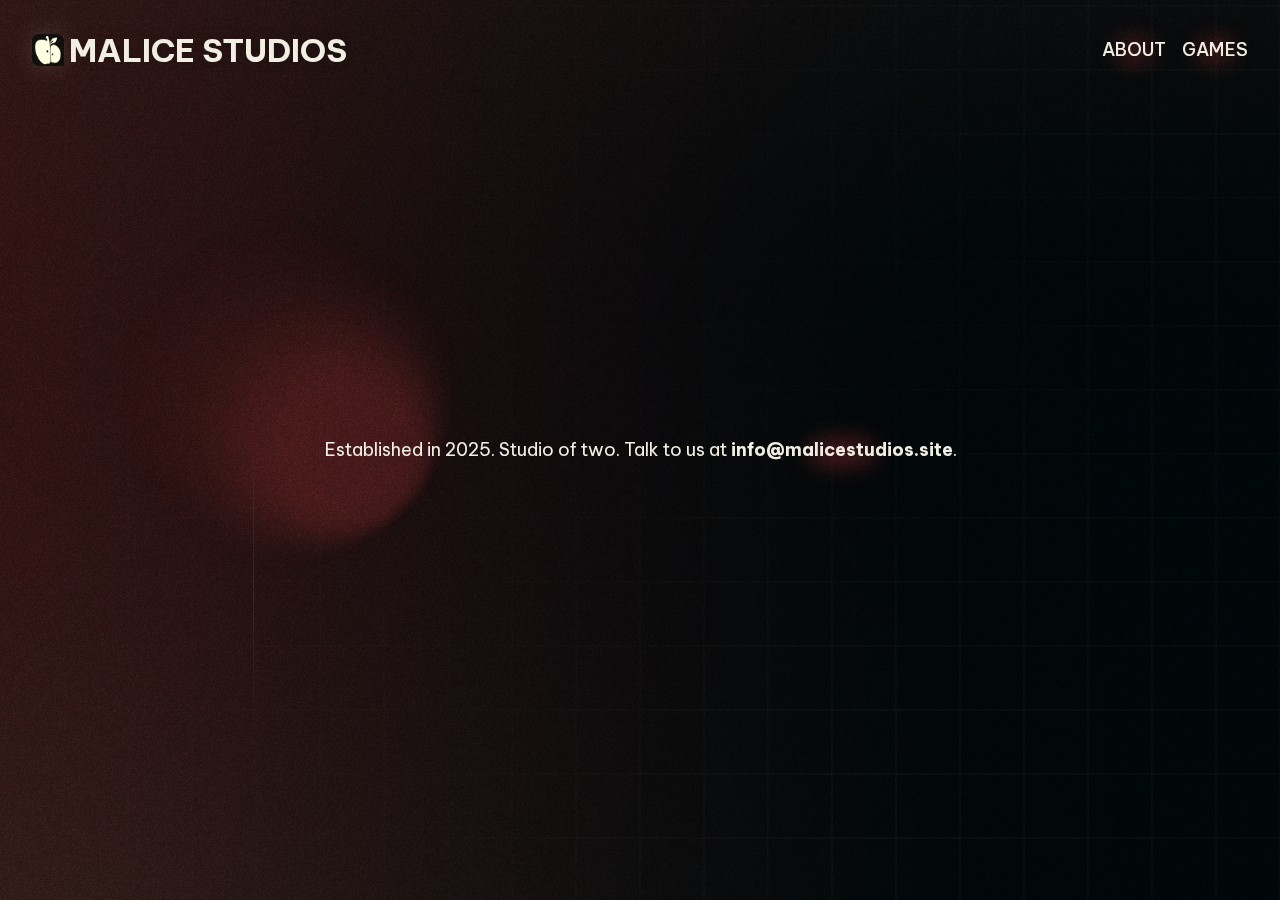
<file: about.html>
<!DOCTYPE html>
<html lang="en">
  <head>
    <meta charset="UTF-8">
    <meta name="viewport" content="width=device-width, initial-scale=1.0">
    <meta http-equiv="X-UA-Compatible" content="ie=edge">
    <title>MALICE STUDIOS - ABOUT</title>
    <link rel="stylesheet" href="./src/style.css">
    <link rel="icon" href="./src/favicon.ico" type="image/x-icon">
</head>
<body id="about">

  <div class="wrapper">

    <section id="headerbar">
        <h1><a href="/index.html">MALICE STUDIOS</a></h1>
        <a href="/about.html" class="navlink">ABOUT</a>
        <a href="/games.html" class="navlink">GAMES</a>
    </section>

    <section id="about">
      <div class="section-inner">

        <div>
            <!--<h2>ABOUT.</h2>-->
        <p>Established in 2025. Studio of two. Talk to us at <a href="mailto:info@malicestudios.site">info@malicestudios.site</a>.</p>
        </div>

      </div>
    </section>

  </div>
    
  <div class="grid-bg">
    <div class="grid-1"></div> <div class="grid-2"></div>
  </div>




<script src="./src/dependencies/jquery-3.7.1.min.js"></script>
 <!-- <script src="./src/dependencies/gsap.min.js"></script>
<script src="./src/dependencies/ScrollTrigger.min.js"></script>
<script src="./src/dependencies/ScrollSmoother.min.js"></script>
<script src="./src/dependencies/ScrollToPlugin.min.js"></script>
<script src="./src/dependencies/DrawSVGPlugin.min.js"></script> 

<script src="./src/scripts.js" defer></script>-->

  </body>

</html>
</file>
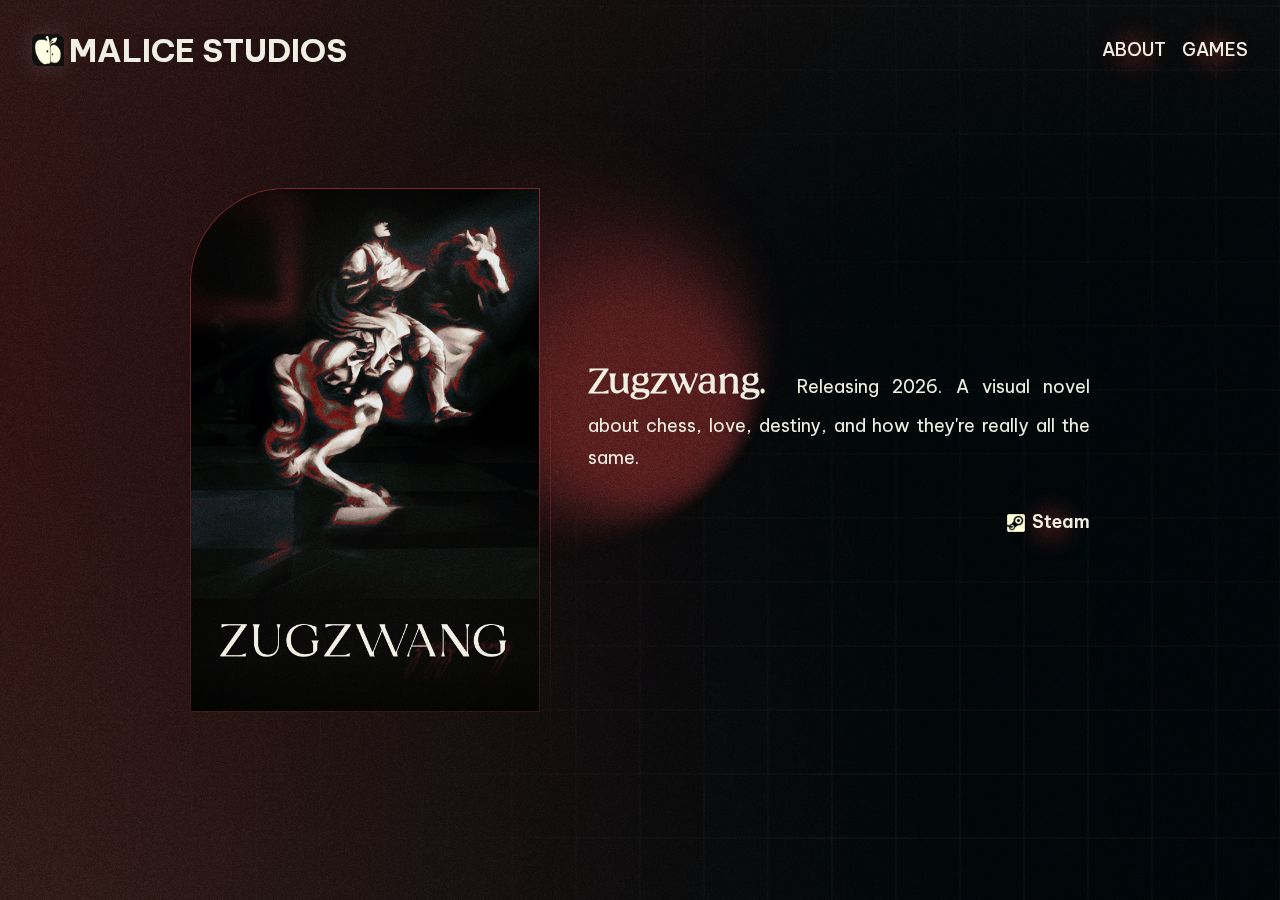
<file: games.html>
<!DOCTYPE html>
<html lang="en">
  <head>
    <meta charset="UTF-8">
    <meta name="viewport" content="width=device-width, initial-scale=1.0">
    <meta http-equiv="X-UA-Compatible" content="ie=edge">
    <title>MALICE STUDIOS - ABOUT</title>
    <link rel="stylesheet" href="./src/style.css">
    <link rel="icon" href="./src/favicon.ico" type="image/x-icon">
</head>
<body id="games">

  <div class="wrapper">

    <section id="headerbar">
        <h1><a href="/index.html">MALICE STUDIOS</a></h1>
        <a href="/about.html" class="navlink">ABOUT</a>
        <a href="/games.html" class="navlink">GAMES</a>
    </section>

    <section id="games">
      <div class="section-inner">

        <div>
          <img src="./src/img/capsule.png">
        <p><b>Zugzwang.</b> Releasing 2026. A visual novel about chess, love, destiny, and how they're really all the same.
        <a href="https://store.steampowered.com/app/4155660/Zugzwang"><img src="./src/img/steam.png" loading="lazy"> Steam</a></p>
        </div>

      </div>
    </section>

  </div>
    
  <div class="grid-bg">
    <div class="grid-1"></div> <div class="grid-2"></div>
  </div>




<script src="./src/dependencies/jquery-3.7.1.min.js"></script>
 <!-- <script src="./src/dependencies/gsap.min.js"></script>
<script src="./src/dependencies/ScrollTrigger.min.js"></script>
<script src="./src/dependencies/ScrollSmoother.min.js"></script>
<script src="./src/dependencies/ScrollToPlugin.min.js"></script>
<script src="./src/dependencies/DrawSVGPlugin.min.js"></script> 

<script src="./src/scripts.js" defer></script>-->

  </body>

</html>
</file>
<file: src/style.css>
:root {
  --dark:#080808;
  --dark-15:rgba(8,8,8,0.15);
  --dark-15:rgba(8,8,8,0.25);
  --dark-55:rgba(8,8,8,0.55);
  --light:#fefefe;
  --light-55: rgba(254, 254, 254, 0.55);
  --light-75: rgba(254, 254, 254, 0.75);
  --light-15:rgba(254, 254, 254, 0.15);
    --light-25:rgba(254, 254, 254, 0.25);
    --light-05:rgba(254, 254, 254, 0.05);
  --light-35:rgba(254, 254, 254, 0.35);
  --offwhite:#f1efe3;
  --red:#CC3D3D;
  --red-55:rgba(204, 61, 61, 0.25);
  --blue:#3454D1;

  --fontSans: "BeVietnamPro-Variable",Arial, sans-serif;
  --fontTitle: "dotty", Arial, sans-serif;

  --transition:0.75s ease;
  --transitionFaster:0.25s ease-out;

  --fontBase: 18px;
  --fontSize: clamp(var(--fontBase), 1vw, 20vw);

}


@font-face {
  font-family: 'BeVietnamPro-Variable';
  src: url('fonts/BeVietnamPro-Variable.woff2') format('woff2'),
       url('fonts/BeVietnamPro-Variable.woff') format('woff'),
       url('fonts/BeVietnamPro-Variable.ttf') format('truetype');
  font-weight: 100 900;
  font-display: swap;
  font-style: normal;
}

@font-face {
  font-family: 'BeVietnamPro-VariableItalic';
  src: url('fonts/BeVietnamPro-VariableItalic.woff2') format('woff2'),
       url('fonts/BeVietnamPro-VariableItalic.woff') format('woff'),
       url('fonts/BeVietnamPro-VariableItalic.ttf') format('truetype');
  font-weight: 100 900;
  font-display: swap;
  font-style: italic;
}


@font-face {
    font-family: 'Mustard';
    src: url('fonts/Mustard-Medium.woff2') format('woff2'),
        url('fonts/Mustard-Medium.woff') format('woff');
    font-weight: 500;
    font-style: normal;
    font-display: swap;
}

@font-face {
    font-family: 'Alice';
    src: url('fonts/Alice-Regular.woff2') format('woff2'),
        url('fonts/Alice-Regular.woff') format('woff');
    font-weight: normal;
    font-style: normal;
    font-display: swap;
}

@font-face {
    font-family: 'WindSong', cursive;
    src: url('fonts/Windsong.ttf') format('truetype');
    font-weight: normal;
    font-style: normal;
    font-display: swap;
}

html {
  scroll-behavior: smooth;
  scrollbar-width: thin;
}
body {
  background:#000;
  font-family: var(--fontSans);
  font-size:var(--fontSize);
  color:var(--offwhite);
  margin:0;
  height: auto;
  width: 100vw;
  overflow-x:hidden;
  overflow-y:auto;
  
  & * { box-sizing:border-box; }
  & *::selection { background:var(--red);}
    &::before {
    content:"";
    background-image:url("img/bg2.jpg");
    background-size:cover;
    background-position:center;
    display:block;
    width:100vw;
    height:100%;
    position: fixed;
    top:0;
    left:0;
      z-index: -1;
    opacity:0.2;
    pointer-events: none;
  }
     &::after {
        content:"";
        background-image:url("img/noise.webp");
        height: 100%;
        width: 100%;
        position: fixed;
        opacity:0.15;
        top:0;
        left:0;
        z-index:20;
        pointer-events:none;
      mix-blend-mode: soft-light;
  }
}


.wrapper {
  margin:0 auto;
  display: flex;
  align-items:center;
  justify-content: center;
  position:relative;
  flex-direction: column;
  width:100%;
  max-width:900px;
  min-width:600px;
  height:auto;
}


.wrapper section {
  display:block;
  height:100vh;
  width:100%;
  display:flex;
  align-items:center;
  justify-content: center;
  line-height:1.8;
}


@keyframes animateGrain{
  0%, 100% { transform:translate(0, 0) }
  10%{ transform:translate(-5%,-10%) }
  20%{ transform:translate(-15%,-20%) }
  30%{ transform:translate(-5%,-10%) }
  40%{ transform:translate(-15%,-20%) }
  50%{ transform:translate(-5%,-10%) }
  60%{ transform:translate(-15%,-20%) }
  70%{ transform:translate(-5%,-10%) }
  80%{ transform:translate(-15%,-20%) }
  90%{ transform:translate(-5%,-10%) }
  100%{ transform:translate(-15%,-20%) }
}





/* ============================
* HEADER 
============================ */


.wrapper h1 {
  --w:450px;
  font-size:96px;
  font-size:clamp(64px, 87px, 7vw);
  font-weight:700;
  letter-spacing: 1%;
  margin:0;
  width:fit-content;
  height:fit-content;
  text-align:left;
  display:flex;
  align-items:center;
  line-height:1;
  line-height:1;
  gap:.15em;
  transform:scale(1);
  text-shadow:-2px -1px 12px var(--dark-15);
  position: relative;
  z-index: -1;
  &::before {
    content:"";
    display:block;
    background:url("img/logo.webp");
    width:96px;
    height:96px;
    background-size:contain;
    background-position: center;
    background-repeat:no-repeat;
    filter:drop-shadow(0 0 12px var(--light-15));
  }
    &::after {
    content:"";
    display:block;
    width:var(--circle-w);
    width:var(--w);
    aspect-ratio: 1;
    background-image:url("img/ellipse.png");
    background-size:cover;
    position:fixed;
    z-index: -1;
      left:calc( var(--w) * -0.35);
      top:calc( var(--w) * -0.45);
      z-index: -1;
  }
}

/* ============================
* GRID BACKGROUND
============================ */

.grid-bg {
    z-index: -1;
  position: relative;
  & .grid-1,
  & .grid-2 {
    --c1:rgba(0,0,0,0.15);
    --c2:rgba(0,0,0,0.5);
    width:100vw;
    height:100vh;
    position: fixed;
    top:0;
    left:0;
    pointer-events: none;
    background-size:60%;
    background-position:150% 150%;
    background-repeat:repeat;
    mask-image:radial-gradient(circle at 25% 75%, var(--c1), transparent 45%,  var(--c2));
    mask-size:100% 100%;
    background-image: url("data:image/svg+xml,%3Csvg xmlns='http://www.w3.org/2000/svg' version='1.1' xmlns:xlink='http://www.w3.org/1999/xlink' xmlns:svgjs='http://svgjs.dev/svgjs' viewBox='0 0 800 800' opacity='0.36' width='800' height='800'%3E%3Cg stroke-width='0.5' stroke='%23f1efe3ff' fill='none'%3E%3Crect width='66.66666666666667' height='66.66666666666667' x='0' y='0'%3E%3C/rect%3E%3Crect width='66.66666666666667' height='66.66666666666667' x='66.66666666666667' y='0'%3E%3C/rect%3E%3Crect width='66.66666666666667' height='66.66666666666667' x='133.33333333333334' y='0'%3E%3C/rect%3E%3Crect width='66.66666666666667' height='66.66666666666667' x='200' y='0'%3E%3C/rect%3E%3Crect width='66.66666666666667' height='66.66666666666667' x='266.6666666666667' y='0'%3E%3C/rect%3E%3Crect width='66.66666666666667' height='66.66666666666667' x='333.33333333333337' y='0'%3E%3C/rect%3E%3Crect width='66.66666666666667' height='66.66666666666667' x='400.00000000000006' y='0'%3E%3C/rect%3E%3Crect width='66.66666666666667' height='66.66666666666667' x='466.66666666666674' y='0'%3E%3C/rect%3E%3Crect width='66.66666666666667' height='66.66666666666667' x='533.3333333333334' y='0'%3E%3C/rect%3E%3Crect width='66.66666666666667' height='66.66666666666667' x='600' y='0'%3E%3C/rect%3E%3Crect width='66.66666666666667' height='66.66666666666667' x='666.6666666666666' y='0'%3E%3C/rect%3E%3Crect width='66.66666666666667' height='66.66666666666667' x='733.3333333333333' y='0'%3E%3C/rect%3E%3Crect width='66.66666666666667' height='66.66666666666667' x='799.9999999999999' y='0'%3E%3C/rect%3E%3Crect width='66.66666666666667' height='66.66666666666667' x='0' y='66.66666666666667'%3E%3C/rect%3E%3Crect width='66.66666666666667' height='66.66666666666667' x='66.66666666666667' y='66.66666666666667'%3E%3C/rect%3E%3Crect width='66.66666666666667' height='66.66666666666667' x='133.33333333333334' y='66.66666666666667'%3E%3C/rect%3E%3Crect width='66.66666666666667' height='66.66666666666667' x='200' y='66.66666666666667'%3E%3C/rect%3E%3Crect width='66.66666666666667' height='66.66666666666667' x='266.6666666666667' y='66.66666666666667'%3E%3C/rect%3E%3Crect width='66.66666666666667' height='66.66666666666667' x='333.33333333333337' y='66.66666666666667'%3E%3C/rect%3E%3Crect width='66.66666666666667' height='66.66666666666667' x='400.00000000000006' y='66.66666666666667'%3E%3C/rect%3E%3Crect width='66.66666666666667' height='66.66666666666667' x='466.66666666666674' y='66.66666666666667'%3E%3C/rect%3E%3Crect width='66.66666666666667' height='66.66666666666667' x='533.3333333333334' y='66.66666666666667'%3E%3C/rect%3E%3Crect width='66.66666666666667' height='66.66666666666667' x='600' y='66.66666666666667'%3E%3C/rect%3E%3Crect width='66.66666666666667' height='66.66666666666667' x='666.6666666666666' y='66.66666666666667'%3E%3C/rect%3E%3Crect width='66.66666666666667' height='66.66666666666667' x='733.3333333333333' y='66.66666666666667'%3E%3C/rect%3E%3Crect width='66.66666666666667' height='66.66666666666667' x='799.9999999999999' y='66.66666666666667'%3E%3C/rect%3E%3Crect width='66.66666666666667' height='66.66666666666667' x='0' y='133.33333333333334'%3E%3C/rect%3E%3Crect width='66.66666666666667' height='66.66666666666667' x='66.66666666666667' y='133.33333333333334'%3E%3C/rect%3E%3Crect width='66.66666666666667' height='66.66666666666667' x='133.33333333333334' y='133.33333333333334'%3E%3C/rect%3E%3Crect width='66.66666666666667' height='66.66666666666667' x='200' y='133.33333333333334'%3E%3C/rect%3E%3Crect width='66.66666666666667' height='66.66666666666667' x='266.6666666666667' y='133.33333333333334'%3E%3C/rect%3E%3Crect width='66.66666666666667' height='66.66666666666667' x='333.33333333333337' y='133.33333333333334'%3E%3C/rect%3E%3Crect width='66.66666666666667' height='66.66666666666667' x='400.00000000000006' y='133.33333333333334'%3E%3C/rect%3E%3Crect width='66.66666666666667' height='66.66666666666667' x='466.66666666666674' y='133.33333333333334'%3E%3C/rect%3E%3Crect width='66.66666666666667' height='66.66666666666667' x='533.3333333333334' y='133.33333333333334'%3E%3C/rect%3E%3Crect width='66.66666666666667' height='66.66666666666667' x='600' y='133.33333333333334'%3E%3C/rect%3E%3Crect width='66.66666666666667' height='66.66666666666667' x='666.6666666666666' y='133.33333333333334'%3E%3C/rect%3E%3Crect width='66.66666666666667' height='66.66666666666667' x='733.3333333333333' y='133.33333333333334'%3E%3C/rect%3E%3Crect width='66.66666666666667' height='66.66666666666667' x='799.9999999999999' y='133.33333333333334'%3E%3C/rect%3E%3Crect width='66.66666666666667' height='66.66666666666667' x='0' y='200'%3E%3C/rect%3E%3Crect width='66.66666666666667' height='66.66666666666667' x='66.66666666666667' y='200'%3E%3C/rect%3E%3Crect width='66.66666666666667' height='66.66666666666667' x='133.33333333333334' y='200'%3E%3C/rect%3E%3Crect width='66.66666666666667' height='66.66666666666667' x='200' y='200'%3E%3C/rect%3E%3Crect width='66.66666666666667' height='66.66666666666667' x='266.6666666666667' y='200'%3E%3C/rect%3E%3Crect width='66.66666666666667' height='66.66666666666667' x='333.33333333333337' y='200'%3E%3C/rect%3E%3Crect width='66.66666666666667' height='66.66666666666667' x='400.00000000000006' y='200'%3E%3C/rect%3E%3Crect width='66.66666666666667' height='66.66666666666667' x='466.66666666666674' y='200'%3E%3C/rect%3E%3Crect width='66.66666666666667' height='66.66666666666667' x='533.3333333333334' y='200'%3E%3C/rect%3E%3Crect width='66.66666666666667' height='66.66666666666667' x='600' y='200'%3E%3C/rect%3E%3Crect width='66.66666666666667' height='66.66666666666667' x='666.6666666666666' y='200'%3E%3C/rect%3E%3Crect width='66.66666666666667' height='66.66666666666667' x='733.3333333333333' y='200'%3E%3C/rect%3E%3Crect width='66.66666666666667' height='66.66666666666667' x='799.9999999999999' y='200'%3E%3C/rect%3E%3Crect width='66.66666666666667' height='66.66666666666667' x='0' y='266.6666666666667'%3E%3C/rect%3E%3Crect width='66.66666666666667' height='66.66666666666667' x='66.66666666666667' y='266.6666666666667'%3E%3C/rect%3E%3Crect width='66.66666666666667' height='66.66666666666667' x='133.33333333333334' y='266.6666666666667'%3E%3C/rect%3E%3Crect width='66.66666666666667' height='66.66666666666667' x='200' y='266.6666666666667'%3E%3C/rect%3E%3Crect width='66.66666666666667' height='66.66666666666667' x='266.6666666666667' y='266.6666666666667'%3E%3C/rect%3E%3Crect width='66.66666666666667' height='66.66666666666667' x='333.33333333333337' y='266.6666666666667'%3E%3C/rect%3E%3Crect width='66.66666666666667' height='66.66666666666667' x='400.00000000000006' y='266.6666666666667'%3E%3C/rect%3E%3Crect width='66.66666666666667' height='66.66666666666667' x='466.66666666666674' y='266.6666666666667'%3E%3C/rect%3E%3Crect width='66.66666666666667' height='66.66666666666667' x='533.3333333333334' y='266.6666666666667'%3E%3C/rect%3E%3Crect width='66.66666666666667' height='66.66666666666667' x='600' y='266.6666666666667'%3E%3C/rect%3E%3Crect width='66.66666666666667' height='66.66666666666667' x='666.6666666666666' y='266.6666666666667'%3E%3C/rect%3E%3Crect width='66.66666666666667' height='66.66666666666667' x='733.3333333333333' y='266.6666666666667'%3E%3C/rect%3E%3Crect width='66.66666666666667' height='66.66666666666667' x='799.9999999999999' y='266.6666666666667'%3E%3C/rect%3E%3Crect width='66.66666666666667' height='66.66666666666667' x='0' y='333.33333333333337'%3E%3C/rect%3E%3Crect width='66.66666666666667' height='66.66666666666667' x='66.66666666666667' y='333.33333333333337'%3E%3C/rect%3E%3Crect width='66.66666666666667' height='66.66666666666667' x='133.33333333333334' y='333.33333333333337'%3E%3C/rect%3E%3Crect width='66.66666666666667' height='66.66666666666667' x='200' y='333.33333333333337'%3E%3C/rect%3E%3Crect width='66.66666666666667' height='66.66666666666667' x='266.6666666666667' y='333.33333333333337'%3E%3C/rect%3E%3Crect width='66.66666666666667' height='66.66666666666667' x='333.33333333333337' y='333.33333333333337'%3E%3C/rect%3E%3Crect width='66.66666666666667' height='66.66666666666667' x='400.00000000000006' y='333.33333333333337'%3E%3C/rect%3E%3Crect width='66.66666666666667' height='66.66666666666667' x='466.66666666666674' y='333.33333333333337'%3E%3C/rect%3E%3Crect width='66.66666666666667' height='66.66666666666667' x='533.3333333333334' y='333.33333333333337'%3E%3C/rect%3E%3Crect width='66.66666666666667' height='66.66666666666667' x='600' y='333.33333333333337'%3E%3C/rect%3E%3Crect width='66.66666666666667' height='66.66666666666667' x='666.6666666666666' y='333.33333333333337'%3E%3C/rect%3E%3Crect width='66.66666666666667' height='66.66666666666667' x='733.3333333333333' y='333.33333333333337'%3E%3C/rect%3E%3Crect width='66.66666666666667' height='66.66666666666667' x='799.9999999999999' y='333.33333333333337'%3E%3C/rect%3E%3Crect width='66.66666666666667' height='66.66666666666667' x='0' y='400.00000000000006'%3E%3C/rect%3E%3Crect width='66.66666666666667' height='66.66666666666667' x='66.66666666666667' y='400.00000000000006'%3E%3C/rect%3E%3Crect width='66.66666666666667' height='66.66666666666667' x='133.33333333333334' y='400.00000000000006'%3E%3C/rect%3E%3Crect width='66.66666666666667' height='66.66666666666667' x='200' y='400.00000000000006'%3E%3C/rect%3E%3Crect width='66.66666666666667' height='66.66666666666667' x='266.6666666666667' y='400.00000000000006'%3E%3C/rect%3E%3Crect width='66.66666666666667' height='66.66666666666667' x='333.33333333333337' y='400.00000000000006'%3E%3C/rect%3E%3Crect width='66.66666666666667' height='66.66666666666667' x='400.00000000000006' y='400.00000000000006'%3E%3C/rect%3E%3Crect width='66.66666666666667' height='66.66666666666667' x='466.66666666666674' y='400.00000000000006'%3E%3C/rect%3E%3Crect width='66.66666666666667' height='66.66666666666667' x='533.3333333333334' y='400.00000000000006'%3E%3C/rect%3E%3Crect width='66.66666666666667' height='66.66666666666667' x='600' y='400.00000000000006'%3E%3C/rect%3E%3Crect width='66.66666666666667' height='66.66666666666667' x='666.6666666666666' y='400.00000000000006'%3E%3C/rect%3E%3Crect width='66.66666666666667' height='66.66666666666667' x='733.3333333333333' y='400.00000000000006'%3E%3C/rect%3E%3Crect width='66.66666666666667' height='66.66666666666667' x='799.9999999999999' y='400.00000000000006'%3E%3C/rect%3E%3Crect width='66.66666666666667' height='66.66666666666667' x='0' y='466.66666666666674'%3E%3C/rect%3E%3Crect width='66.66666666666667' height='66.66666666666667' x='66.66666666666667' y='466.66666666666674'%3E%3C/rect%3E%3Crect width='66.66666666666667' height='66.66666666666667' x='133.33333333333334' y='466.66666666666674'%3E%3C/rect%3E%3Crect width='66.66666666666667' height='66.66666666666667' x='200' y='466.66666666666674'%3E%3C/rect%3E%3Crect width='66.66666666666667' height='66.66666666666667' x='266.6666666666667' y='466.66666666666674'%3E%3C/rect%3E%3Crect width='66.66666666666667' height='66.66666666666667' x='333.33333333333337' y='466.66666666666674'%3E%3C/rect%3E%3Crect width='66.66666666666667' height='66.66666666666667' x='400.00000000000006' y='466.66666666666674'%3E%3C/rect%3E%3Crect width='66.66666666666667' height='66.66666666666667' x='466.66666666666674' y='466.66666666666674'%3E%3C/rect%3E%3Crect width='66.66666666666667' height='66.66666666666667' x='533.3333333333334' y='466.66666666666674'%3E%3C/rect%3E%3Crect width='66.66666666666667' height='66.66666666666667' x='600' y='466.66666666666674'%3E%3C/rect%3E%3Crect width='66.66666666666667' height='66.66666666666667' x='666.6666666666666' y='466.66666666666674'%3E%3C/rect%3E%3Crect width='66.66666666666667' height='66.66666666666667' x='733.3333333333333' y='466.66666666666674'%3E%3C/rect%3E%3Crect width='66.66666666666667' height='66.66666666666667' x='799.9999999999999' y='466.66666666666674'%3E%3C/rect%3E%3Crect width='66.66666666666667' height='66.66666666666667' x='0' y='533.3333333333334'%3E%3C/rect%3E%3Crect width='66.66666666666667' height='66.66666666666667' x='66.66666666666667' y='533.3333333333334'%3E%3C/rect%3E%3Crect width='66.66666666666667' height='66.66666666666667' x='133.33333333333334' y='533.3333333333334'%3E%3C/rect%3E%3Crect width='66.66666666666667' height='66.66666666666667' x='200' y='533.3333333333334'%3E%3C/rect%3E%3Crect width='66.66666666666667' height='66.66666666666667' x='266.6666666666667' y='533.3333333333334'%3E%3C/rect%3E%3Crect width='66.66666666666667' height='66.66666666666667' x='333.33333333333337' y='533.3333333333334'%3E%3C/rect%3E%3Crect width='66.66666666666667' height='66.66666666666667' x='400.00000000000006' y='533.3333333333334'%3E%3C/rect%3E%3Crect width='66.66666666666667' height='66.66666666666667' x='466.66666666666674' y='533.3333333333334'%3E%3C/rect%3E%3Crect width='66.66666666666667' height='66.66666666666667' x='533.3333333333334' y='533.3333333333334'%3E%3C/rect%3E%3Crect width='66.66666666666667' height='66.66666666666667' x='600' y='533.3333333333334'%3E%3C/rect%3E%3Crect width='66.66666666666667' height='66.66666666666667' x='666.6666666666666' y='533.3333333333334'%3E%3C/rect%3E%3Crect width='66.66666666666667' height='66.66666666666667' x='733.3333333333333' y='533.3333333333334'%3E%3C/rect%3E%3Crect width='66.66666666666667' height='66.66666666666667' x='799.9999999999999' y='533.3333333333334'%3E%3C/rect%3E%3Crect width='66.66666666666667' height='66.66666666666667' x='0' y='600'%3E%3C/rect%3E%3Crect width='66.66666666666667' height='66.66666666666667' x='66.66666666666667' y='600'%3E%3C/rect%3E%3Crect width='66.66666666666667' height='66.66666666666667' x='133.33333333333334' y='600'%3E%3C/rect%3E%3Crect width='66.66666666666667' height='66.66666666666667' x='200' y='600'%3E%3C/rect%3E%3Crect width='66.66666666666667' height='66.66666666666667' x='266.6666666666667' y='600'%3E%3C/rect%3E%3Crect width='66.66666666666667' height='66.66666666666667' x='333.33333333333337' y='600'%3E%3C/rect%3E%3Crect width='66.66666666666667' height='66.66666666666667' x='400.00000000000006' y='600'%3E%3C/rect%3E%3Crect width='66.66666666666667' height='66.66666666666667' x='466.66666666666674' y='600'%3E%3C/rect%3E%3Crect width='66.66666666666667' height='66.66666666666667' x='533.3333333333334' y='600'%3E%3C/rect%3E%3Crect width='66.66666666666667' height='66.66666666666667' x='600' y='600'%3E%3C/rect%3E%3Crect width='66.66666666666667' height='66.66666666666667' x='666.6666666666666' y='600'%3E%3C/rect%3E%3Crect width='66.66666666666667' height='66.66666666666667' x='733.3333333333333' y='600'%3E%3C/rect%3E%3Crect width='66.66666666666667' height='66.66666666666667' x='799.9999999999999' y='600'%3E%3C/rect%3E%3Crect width='66.66666666666667' height='66.66666666666667' x='0' y='666.6666666666666'%3E%3C/rect%3E%3Crect width='66.66666666666667' height='66.66666666666667' x='66.66666666666667' y='666.6666666666666'%3E%3C/rect%3E%3Crect width='66.66666666666667' height='66.66666666666667' x='133.33333333333334' y='666.6666666666666'%3E%3C/rect%3E%3Crect width='66.66666666666667' height='66.66666666666667' x='200' y='666.6666666666666'%3E%3C/rect%3E%3Crect width='66.66666666666667' height='66.66666666666667' x='266.6666666666667' y='666.6666666666666'%3E%3C/rect%3E%3Crect width='66.66666666666667' height='66.66666666666667' x='333.33333333333337' y='666.6666666666666'%3E%3C/rect%3E%3Crect width='66.66666666666667' height='66.66666666666667' x='400.00000000000006' y='666.6666666666666'%3E%3C/rect%3E%3Crect width='66.66666666666667' height='66.66666666666667' x='466.66666666666674' y='666.6666666666666'%3E%3C/rect%3E%3Crect width='66.66666666666667' height='66.66666666666667' x='533.3333333333334' y='666.6666666666666'%3E%3C/rect%3E%3Crect width='66.66666666666667' height='66.66666666666667' x='600' y='666.6666666666666'%3E%3C/rect%3E%3Crect width='66.66666666666667' height='66.66666666666667' x='666.6666666666666' y='666.6666666666666'%3E%3C/rect%3E%3Crect width='66.66666666666667' height='66.66666666666667' x='733.3333333333333' y='666.6666666666666'%3E%3C/rect%3E%3Crect width='66.66666666666667' height='66.66666666666667' x='799.9999999999999' y='666.6666666666666'%3E%3C/rect%3E%3Crect width='66.66666666666667' height='66.66666666666667' x='0' y='733.3333333333333'%3E%3C/rect%3E%3Crect width='66.66666666666667' height='66.66666666666667' x='66.66666666666667' y='733.3333333333333'%3E%3C/rect%3E%3Crect width='66.66666666666667' height='66.66666666666667' x='133.33333333333334' y='733.3333333333333'%3E%3C/rect%3E%3Crect width='66.66666666666667' height='66.66666666666667' x='200' y='733.3333333333333'%3E%3C/rect%3E%3Crect width='66.66666666666667' height='66.66666666666667' x='266.6666666666667' y='733.3333333333333'%3E%3C/rect%3E%3Crect width='66.66666666666667' height='66.66666666666667' x='333.33333333333337' y='733.3333333333333'%3E%3C/rect%3E%3Crect width='66.66666666666667' height='66.66666666666667' x='400.00000000000006' y='733.3333333333333'%3E%3C/rect%3E%3Crect width='66.66666666666667' height='66.66666666666667' x='466.66666666666674' y='733.3333333333333'%3E%3C/rect%3E%3Crect width='66.66666666666667' height='66.66666666666667' x='533.3333333333334' y='733.3333333333333'%3E%3C/rect%3E%3Crect width='66.66666666666667' height='66.66666666666667' x='600' y='733.3333333333333'%3E%3C/rect%3E%3Crect width='66.66666666666667' height='66.66666666666667' x='666.6666666666666' y='733.3333333333333'%3E%3C/rect%3E%3Crect width='66.66666666666667' height='66.66666666666667' x='733.3333333333333' y='733.3333333333333'%3E%3C/rect%3E%3Crect width='66.66666666666667' height='66.66666666666667' x='799.9999999999999' y='733.3333333333333'%3E%3C/rect%3E%3Crect width='66.66666666666667' height='66.66666666666667' x='0' y='799.9999999999999'%3E%3C/rect%3E%3Crect width='66.66666666666667' height='66.66666666666667' x='66.66666666666667' y='799.9999999999999'%3E%3C/rect%3E%3Crect width='66.66666666666667' height='66.66666666666667' x='133.33333333333334' y='799.9999999999999'%3E%3C/rect%3E%3Crect width='66.66666666666667' height='66.66666666666667' x='200' y='799.9999999999999'%3E%3C/rect%3E%3Crect width='66.66666666666667' height='66.66666666666667' x='266.6666666666667' y='799.9999999999999'%3E%3C/rect%3E%3Crect width='66.66666666666667' height='66.66666666666667' x='333.33333333333337' y='799.9999999999999'%3E%3C/rect%3E%3Crect width='66.66666666666667' height='66.66666666666667' x='400.00000000000006' y='799.9999999999999'%3E%3C/rect%3E%3Crect width='66.66666666666667' height='66.66666666666667' x='466.66666666666674' y='799.9999999999999'%3E%3C/rect%3E%3Crect width='66.66666666666667' height='66.66666666666667' x='533.3333333333334' y='799.9999999999999'%3E%3C/rect%3E%3Crect width='66.66666666666667' height='66.66666666666667' x='600' y='799.9999999999999'%3E%3C/rect%3E%3Crect width='66.66666666666667' height='66.66666666666667' x='666.6666666666666' y='799.9999999999999'%3E%3C/rect%3E%3Crect width='66.66666666666667' height='66.66666666666667' x='733.3333333333333' y='799.9999999999999'%3E%3C/rect%3E%3Crect width='66.66666666666667' height='66.66666666666667' x='799.9999999999999' y='799.9999999999999'%3E%3C/rect%3E%3C/g%3E%3C/svg%3E");
  }
  & .grid-2 {
    opacity:0;
    mask-image:radial-gradient(circle at 50% 50%, var(--c2), var(--c1) 35%,  transparent);
    mask-size:100% 100%;
  }
}

/* ============================
* ABOUT (LANDING)
============================ */

@keyframes rotateStar {
  0% { transform: perspective(900px) rotateX(30deg) rotateY(-30deg); }
  50%{ transform:perspective(900px) rotateX(30deg) rotateY(-30deg) rotateZ(90deg); }
  100% { transform: perspective(900px) rotateX(30deg) rotateY(-30deg) rotateZ(180deg); }
}

section#main .section-inner {
  display:flex;
  flex-direction: column;
  align-items:center;
  gap:1em;
  z-index: 3;
  position: relative;
  &::before {
    --w:240px;
    content:"";
    display:block;
    width:var(--w);
    aspect-ratio:1;
    height:auto;
    background-image: url("data:image/svg+xml,%3Csvg xmlns='http://www.w3.org/2000/svg' version='1.1' xmlns:xlink='http://www.w3.org/1999/xlink' xmlns:svgjs='http://svgjs.dev/svgjs' viewBox='0 0 2000 2000'%3E%3Cg%3E%3Cg fill='%23cc3d3d' id='star'%3E%3Cpath d='M 500 500 C 1000 1000 1000 1000 2000 0 C 1000 1000 1000 1000 1500 1500 C 1000 1000 1000 1000 0 2000 C 1000 1000 1000 1000 500 500' stroke-linecap='round' stroke-linejoin='round'%3E%3C/path%3E%3C/g%3E%3C/g%3E%3C/svg%3E");
    background-image: url("data:image/svg+xml,%3Csvg xmlns='http://www.w3.org/2000/svg' version='1.1' xmlns:xlink='http://www.w3.org/1999/xlink' xmlns:svgjs='http://svgjs.dev/svgjs' viewBox='0 0 2000 2000'%3E%3Cg%3E%3Cg fill='%23cc3d3d' stroke-width='6' stroke='%23cc3d3d' id='star'%3E%3Cpath d='M 500 500 C 1000 1000 1000 1000 1500 500 C 1000 1000 1000 1000 1500 1500 C 1000 1000 1000 1000 500 1500 C 1000 1000 1000 1000 500 500' stroke-linecap='round' stroke-linejoin='round'%3E%3C/path%3E%3C/g%3E%3C/g%3E%3C/svg%3E");
    background-size:cover;
    animation: 12s linear infinite rotateStar;
    position: absolute;
    transform: perspective(900px) rotateX(60deg) rotateY(-30deg);
    pointer-events: none;
    left:calc( var(--w) * -0.45 );
    top:calc( var(--w) * -0.45 );
    z-index: -1;
    filter:drop-shadow(0 0 8px var(--red));
    opacity:0.5;
  }
  & > div {
    margin-top:48px;
    & > b {
      display:block;
      font-size:24px;
    }
    & > p > b:first-of-type {
      font-size:1.1em;
    }
    & > p:nth-of-type(2) {
      text-align:center;
      padding:0 24px;
      margin-top:64px;
      & a {
        color:var(--offwhite);
        text-decoration: none;
        text-shadow:0px 0px 4px var(--dark-25);
        display: inline-block;
        transform:scale(1);
        transition:0.5s ease;
        &::before {
          --w2:1em;
          content:"";
          transition:0.5s ease;
          display:block;
          width:calc(var(--w2) * 2);
          height:auto;
          aspect-ratio:1.5;
          background:var(--red);
          position: absolute;
          left:calc(50% - var(--w2));
          top:15%;
          z-index:-1;
          border-radius:100%;
          filter:blur(12px);
          pointer-events: none;
          opacity:0.35;
         }
        &:hover {
          text-shadow:0px 0px 4px var(--light-25);
          &::before { opacity:1; }
        }
      }
    }
  }
}


/* ============================
* SCROLL DOWN BTN
============================ */

.scrollbtn {
  display:flex;
  justify-content: center;
  align-items: center;
  gap:12px;
  flex-direction: column;
  width:100%;
  height:fit-content;
  font-size:13px;
  text-transform: lowercase;
  letter-spacing: 2%;
  position: fixed;
  bottom:0;
  left:50%;
  padding-bottom:2vh;
  color:transparent;
  transform:translateX(-50%);
  transition:0.5s ease;
  z-index:4;
  cursor: pointer;
  text-align:center;
  pointer-events: none;
  opacity:0;
  &::after {
    content:"";
    --s: 2px; 
    display:block;
    width: 16px;
    aspect-ratio: 5/3;
    clip-path: polygon(0 0,0 var(--s),50% 100%,100% var(--s),100% 0,50% calc(100% - var(--s)));
    background: var(--offwhite);
    animation: 2s infinite animateScrollBtn;
    transition:0.5s ease;
    opacity:0.25;
    z-index: 2;
    position: relative;
  }
  &::before {
    --w:200px;
    content:"";
    background:var(--red);
    width:var(--w);
    height:auto;
    aspect-ratio: 1;
    display:block;
    border-radius:100%;
    position: absolute;
    filter:blur(40px);
    bottom:calc( var(--w) * -0.65);
    z-index: -2;
    transform:scale(0.8);
    transition:0.5s ease;
    opacity:0.1;
  }
}

@keyframes animateScrollBtn {
  0%, 100% { transform: translateY(0); }
  50%{ transform:translateY(50%); }
}

/* ============================
* SCROLL BTN LINK
============================ */

div.scrollto {
  display: block;
  width:100vw;
  position: fixed;
  bottom:0;
  padding:2vh 0;
  color:transparent;
  z-index:6;
  cursor:pointer;
  &:is([data-target*="preview"]) {
    z-index:2;
  }
  &:is([data-target*="nav"]) {
    z-index:1;
  }
  &:is(.hide) { pointer-events:none; opacity:0; }
}


body:has(.scrollto:hover) {
  & .scrollbtn {
    color:var(--offwhite);
    &::after { opacity:1; }
    &::before { 
      opacity:1; 
      transform:scale(1);
    }
  }
}

body:has( section.visible ) .scrollbtn { opacity:1; }
body:has( .wrapper.visible ) .scrollbtn { opacity:1; }
body:has( section#navigation.visible ) .scrollbtn { opacity:0 !important; }
body:has( section#zugzy-preview.visible ) {
  & .scrollto[data-target*="preview"] {
    opacity:0; pointer-events:none;
  }
}


/* ============================
* ZUGZY PREVIEW
============================ */

section#main {
  z-index:5;
  & .section-inner { filter:blur(0px); }
}


section#zugzy-preview {
  /*position:absolute;
  top:0;
  left:0;*/
  opacity:0;
  transform:scale(0.9);
  height:150vh;
  /*padding:25% 0;
  padding-bottom:25%;*/
  margin-top:0vh;
  margin-bottom:15%;
  scrollbar-width:none;
  filter:blur(12px);
  z-index:3;
  &::-webkit-scrollbar { display:none; }
  & .section-inner,
  & .section-inner > div {
    width:100%;
    height:100%;
  }
  & .section-inner > div {
    height:100%;
    display:flex;
    flex-direction: column;
    justify-content:flex-start;
  }
  & .img-wrapper {
    width:100%;
    height:fit-content;
    display:flex;
    align-items:center;
    justify-content:center;
    flex:0 0 auto;
    height:100%;
    justify-content: space-between;
    opacity:0;
    & img { max-width:150px; }
    
    &:is(.first) {
      opacity:1;
      height:25%;
      justify-content: center;
      align-items:flex-start;
      & img { 
        max-width:140px;
      }
    }
    
    &:is(.second) {
      height:30%;
      padding:0 10% 0 20%;
      flex-direction: row-reverse;
      & img { 
        max-width:130px;
        transform:rotate(-8deg) ;
        filter:drop-shadow(6px 9px 8px var(--red-55));
        &+div { font-family:"Alice"; font-size:1.2em; letter-spacing:5%; }
      }
    }
    
    &:is(.third) {
      height:25%;
      padding:0 20% 0 10%;
      & img { 
        max-width:140px;
        transform:rotate(15deg);
        filter:drop-shadow(-5px 8px 8px var(--red-55));
        &+div { margin-top:10%;  font-family:"Alice"; font-size:1.2em; letter-spacing:5%; }
      }
    }
    
    &:is(.fourth) {
      height:32%;
      justify-content: center;
      align-items:flex-end;
      & img { 
        max-width:190px;
        transform:scaleY(-1);
        &+div { 
          position: absolute;
          font-family:"WindSong";
          font-size:56px;
          bottom:-300px;
          color:var(--red);
          opacity:0;
          filter:blur(4px);
        }
      }
    }
  }
  
  & .line {
    position: absolute;
    top:5%;
    left:50%;
    width:90%;
    height:100%;
    z-index: -3;
    transform: translateX(-50%) scaleX(-1);
    & svg {
      width:100%;
      height:100%;
      object-fit: fill;
    }
  }
}

/* ============================
* NAVIGATION
============================ */

section#navigation {
  margin-top:300px;
  & .section-inner div {
    display:flex;
    align-items:center;
    justify-content: center;
    flex-wrap:wrap;
    gap:16px;
    & .navbar {
      gap:24px;
      margin-top:-40%;
      &::before {
        content:"";
        display:block;
        width:1px;
        background:var(--offwhite);
        height:140px;
        transform:rotate(35deg);
        position: absolute;
        transition:0.5s ease;
      }
      &::after {
        content:"";
        display:block;
        width:500px;
        height:500px;
        background-image:url("img/ellipse.png");
        background-size:120% 120%;
        position: absolute;
        z-index: -1;
        transform: translateY(50px) rotate(225deg);
        filter:brightness(0.7);
        transition: 0.5s ease;
        pointer-events:none;
    }
      &:has(a:hover) {
        &::before,
        & a:not(:hover) {
          filter:blur(2px);
        }
        & a:not(:hover) {
          opacity:0.8;
        }
        &::after {
          opacity:1;
          filter:brightness(1);
          transform: translateY(40px) rotate(225deg);
        }
      }
      &:has(a:nth-of-type(1):hover) {
        &::after { transform: translateY(40px) translateX(20px) rotate(195deg); }
      }
      &:has(a:nth-of-type(2):hover) {
        &::after { transform: translateY(40px) translateX(-20px) rotate(250deg);}
      }
      }
      & a {
        text-decoration:none;
        color:var(--offwhite);
        font-weight:100;
        letter-spacing: 15%;
        font-size:28px;
        transition:0.5s ease;
        transform:scale(0.95);
        &:hover {
          text-shadow:0 0 6px var(--offwhite);
          transform:scale(1);
        }
      }
      & a:nth-of-type(1) {
        width:100%;
        text-align:left;
      }
      & a:nth-of-type(2) {
        width:100%;
        text-align:right;
      }
    }
    
    & .scrolltop-btn {
      width:150px;
      aspect-ratio: 1;
      text-align:center;
      transform: scale(0.9);
      display:flex;
      align-items:center;
      justify-content: center;
      flex-direction: column-reverse;
      font-size:14px;
      color:transparent;
      font-weight:300;
      cursor:pointer;
      opacity:0.5;
      transition:0.5s ease;
      position: absolute;
      bottom:5vh;
      &::before {
        content:"";
        display:block;
        width:100%;
        height:100%;
        border:2px solid var(--offwhite);
        border-radius:100%;
        background-size:120% 120%;
        position: absolute;
        z-index: -1;
        transform:scale(0.5);
        opacity:0.5;
        transition:0.5s ease;
      }
      &:hover::before {
        opacity:.5;
        transform:scale(0.4);
        filter:blur(10px);
      }
      &:hover::after {
        opacity:1;transform:scaleY(-1.2) scaleX(0.7) translateY(35px);
      }
      &:hover {
        opacity:1;
        transform:scale(1);color:var(--offwhite);
      }
      &::after {
      content:"";
      --s: 3px; 
      display:block;
      width: 24px;
      aspect-ratio: 5/3;
      clip-path: polygon(0 0,0 var(--s),50% 100%,100% var(--s),100% 0,50% calc(100% - var(--s)));
      background: var(--offwhite);
      transition:0.5s ease;
      z-index: 2;
        opacity:0.5;
      position: absolute;
        transform:scaleY(-1) scaleX(0.8) translateY(2px);
        
    }
    }
}




/* ============================
* HEADER NAVIGATION
============================ */

section#headerbar {
  height:100px;
  width:100%;
  padding:0 32px;
  position:fixed;
  top:0;
  justify-content: space-between;
  gap:16px;
  font-weight:300;
  letter-spacing: 5%;
  opacity:0.9;
  transition:0.5s ease;
  &:hover { opacity:1; }
  & h1 {
    font-size:32px;
    pointer-events: auto;
    margin-right:auto;
    & a { 
    text-decoration: none;
    color:var(--offwhite);
    }
    &::before { width:32px; }
    &::after { display: none; }
  }
  & > a { 
    text-decoration: none;
    color:var(--offwhite);
    font-weight:500;
    transition:0.5s ease;
    display:block;
    transform:scale(1);
    &::before {
       --w2:1em;
      content:"";
      transition:0.5s ease;
      display:block;
      width:calc(var(--w2) * 2);
      height:auto;
      aspect-ratio:1.5;
      background:var(--red);
      position: absolute;
      left:calc(50% - var(--w2));
      top:15%;
      z-index:-1;
      border-radius:100%;
      filter:blur(12px);
      pointer-events: none;
      opacity:0.35;
    }
    &:hover {
      text-shadow:0px 0px 4px var(--light-25);
      &::before { opacity:1; }
    }
    &:hover {
      text-shadow:0 0 6px var(--light-25);
    }
  }
}


/* ============================
* ABOUT
============================ */

body#about,
body#games {
  .grid-1 {
    opacity:0.25;
  }
  .grid-2 { 
   mask-image:radial-gradient(circle at 70% 90%, var(--c2), var(--c1) 35%,  transparent);
    mask-size:100% 100%;
    opacity:.4;
  }
}


section#about {
  & .section-inner {
    transform:scale(1);
    &::after {
      --w:400px;
        content:"";
        display:block;
        width:var(--w);
        height:auto;
        aspect-ratio:1;
        background-image:url("img/ellipse.png");
        background-size:130% 130%;
        background-position:center 40%;
        position: absolute;
        left:calc( var(--w) * -0.5);
        top:calc( var(--w) * -.5);
        z-index: -1;
        opacity:0.3;
        transition: 0.5s ease;
        pointer-events:none;
    }
  }
  &::before {
    content:"";
    display:block;
    width:1px;
    height:45%;
    background:var(--red);
    position: absolute;
    left:7%;
    top:50%;
    opacity:.25;
    background:linear-gradient(to bottom, var(--red-55), var(--red), var(--red-55), transparent);
  }

  & h2 {
    color:var(--offwhite);
    letter-spacing: 5%;
  }
   
  & a { 
    text-decoration: none;
    color:var(--offwhite);
    transition:0.5s ease;
    transform:scale(1);
    display:inline-block;
    font-weight:bold;
    &::before {
      --w2:2em;
      content:"";
      transition:0.5s ease;
      display:block;
      width:calc(var(--w2) * 2);
      height:calc( var(--fontSize) * 1.5 );
      aspect-ratio:1.5;
      background:var(--red);
      position: absolute;
      left:calc(50% - var(--w2));
      top:15%;
      z-index:-1;
      border-radius:100%;
      filter:blur(12px);
      pointer-events: none;
      opacity:0.35;
    }
    &:hover {
      text-shadow:0px 0px 4px var(--light-25);
      &::before { opacity:1; }
    }
  }
  
}


/* ============================
* GAMES
============================ */

section#games {
  & .section-inner > div  {
    display:flex;
    align-items:center;
    justify-content: space-between;
    gap:48px;
    transform:scale(1);
    &::after {
      --w:500px;
        content:"";
        display:block;
        width:var(--w);
        height:auto;
        aspect-ratio:1;
        background-image:url("img/ellipse.png");
        background-size:130% 130%;
        background-position:center 40%;
        position: absolute;
        left:calc( var(--w) * 0.35);
        top:calc( var(--w) * -.15);
        z-index: -1;
        opacity:0.5;
        transition: 0.5s ease;
        pointer-events:none;
    }
    & > img {
      --red-55:rgba(204, 61, 61, 0.15);
      --red-85:rgba(204, 61, 61, 0.55);
      max-width:350px;
      border-radius:96px 0px 0 0px;
      border:1px solid var(--red-55);
      border-bottom:1px solid var(--red);
      
      border: 1px solid transparent;
      background: padding-box linear-gradient(var(--dark), var(--dark)),
      border-box linear-gradient(var(--red-85), var(--red-55));
    }
    &::before {
      content:"";
      display:block;
      width:1px;
      height:100%;
      background:var(--red);
      position: absolute;
      left:360px;
      top:30%;
      opacity:.25;
      background:linear-gradient(to bottom, var(--red-55), var(--red), var(--red-55), transparent);
    }
    
    & p {
      text-align:justify;
      & > b {
        font-family:"Mustard";
        font-size:1.5em;
        margin:0 18px 0 0;
      }
      & a {
        text-decoration:none;
        color:var(--offwhite);
        font-weight:600;
        display: block;
        text-align:right;
        margin-top:32px;
        display:flex;
        align-items:center;
        justify-content: flex-end;
        gap:4px;
        transform:scale(1);
        width:fit-content;
        margin-left:auto;
        &::before {
          --w2:1em;
          content:"";
          transition:0.5s ease;
          display:block;
          width:calc(var(--w2) * 2);
          height:calc( var(--fontSize) * 1.5 );
          aspect-ratio:1.5;
          background:var(--red);
          position: absolute;
          left:calc(55% - var(--w2));
          top:15%;
          z-index:-1;
          border-radius:100%;
          filter:blur(12px);
          pointer-events: none;
          opacity:0.35;
        }
        &:hover {
          text-shadow:0px 0px 4px var(--light-25);
          &::before { opacity:1; }
        }
        & > img { 
          filter:invert(.9) sepia(.8);
          width:24px;
        }
      }
    }
  }
}
</file>
